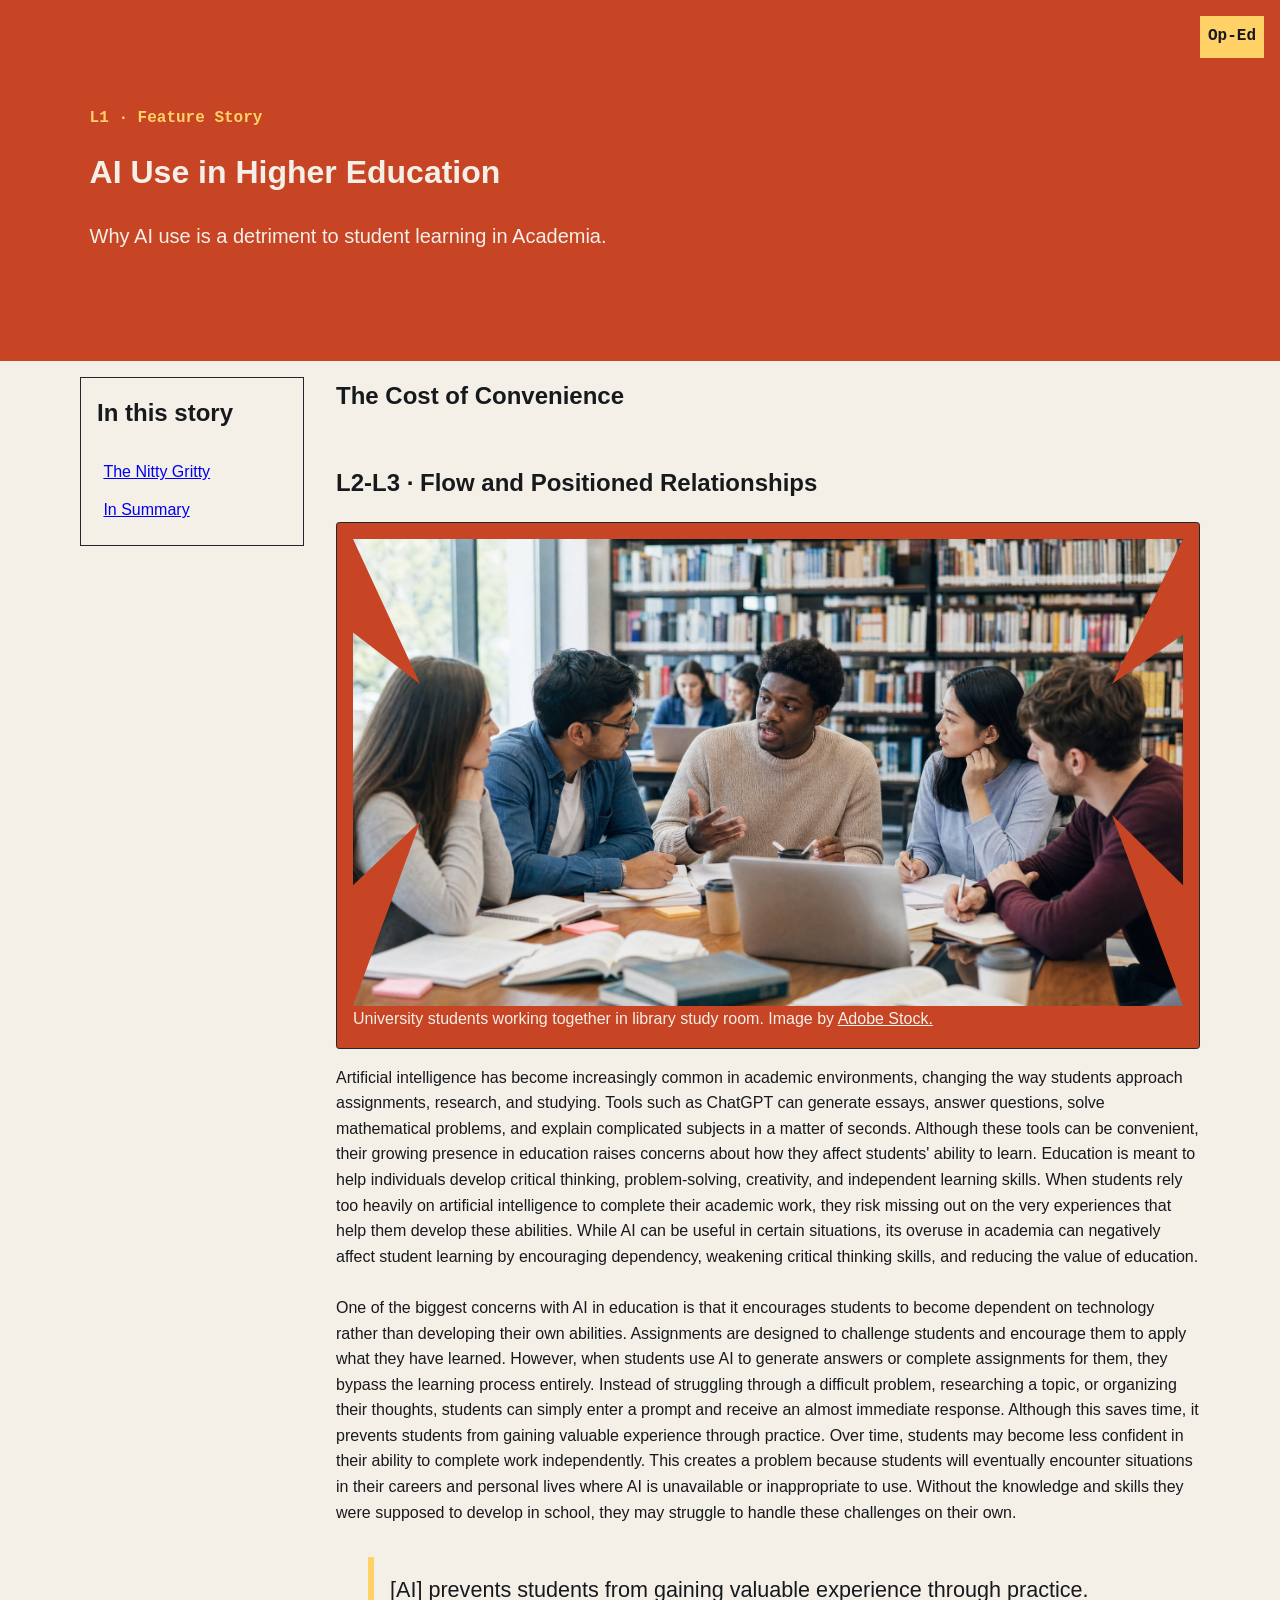
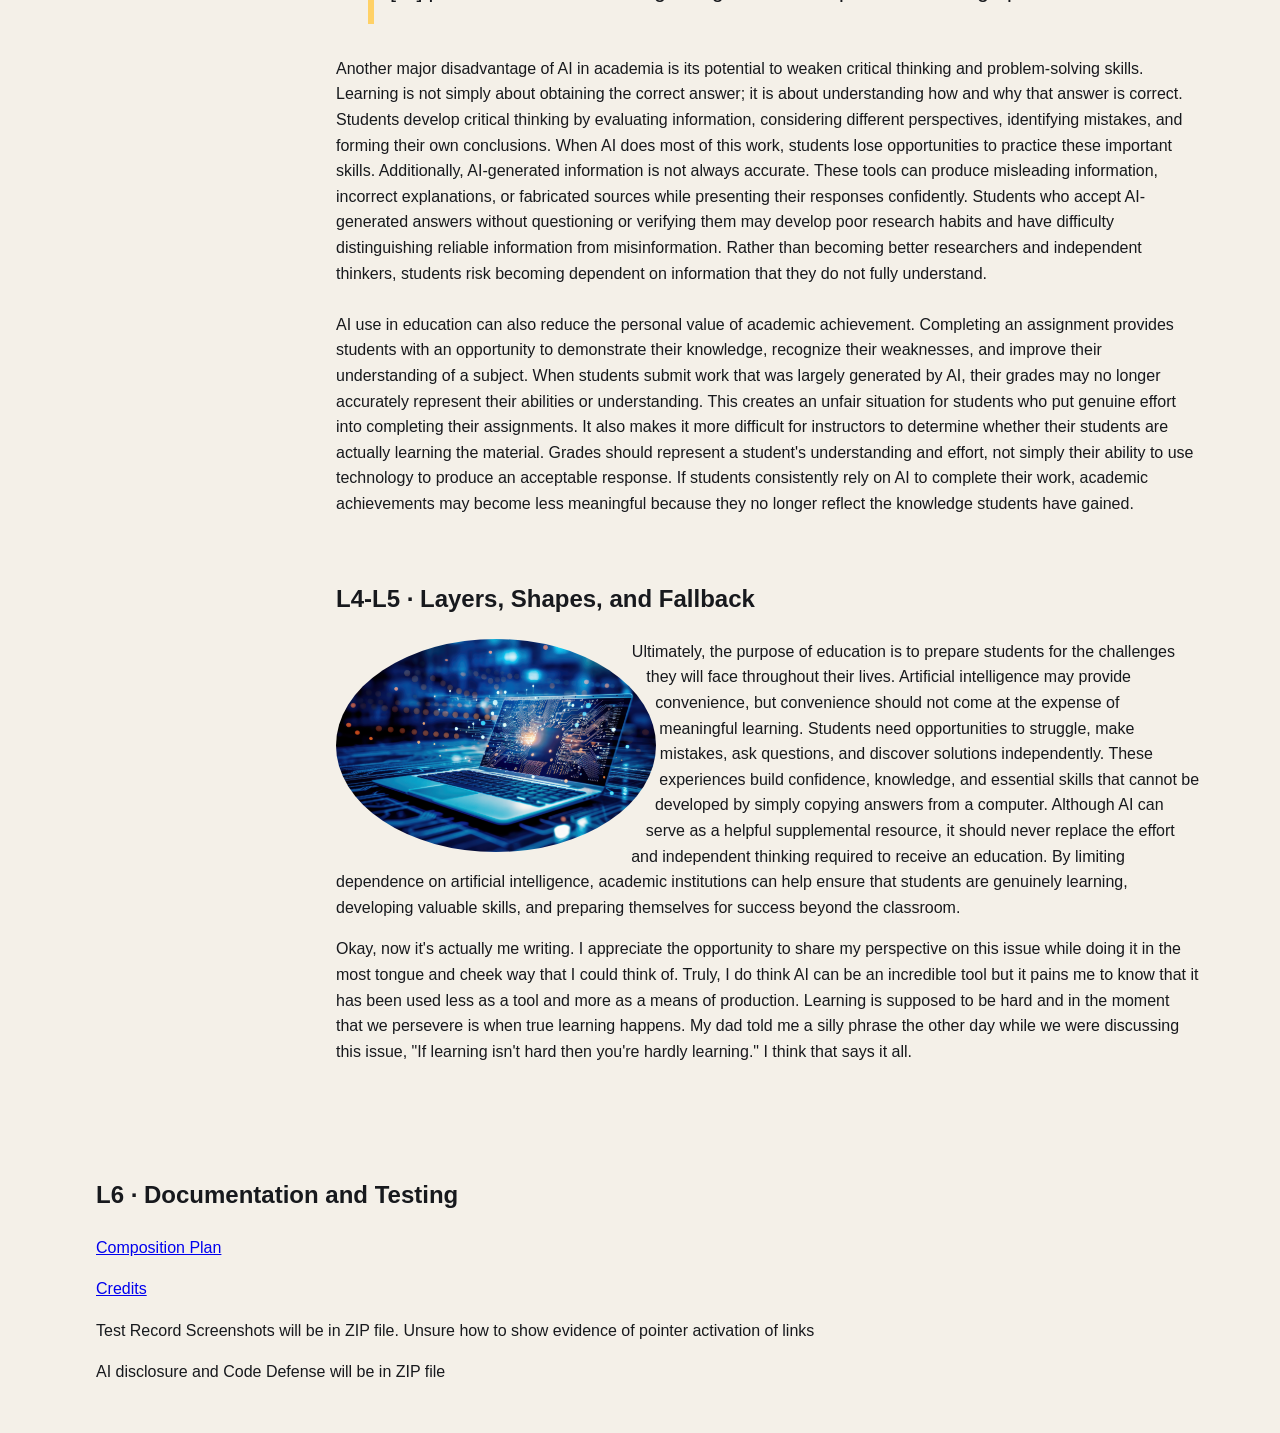
<file: index.html>
<!doctype html>
<html lang="en">
    <head>
        <meta charset="utf-8">
        <meta name="viewport" content="width=device-width,initial-scale=1">
        <title>Layered Feature Story</title>
        <link rel="stylesheet" href="styles.css">
    </head>
    <body>
        <header class="feature-header">
            <p class="eyebrow">L1 · Feature Story</p>
            <h1>AI Use in Higher Education</h1>
            <p class="lede">Why AI use is a detriment to student learning in Academia.</p>
            <span class="issue-badge">Op-Ed</span>
        </header>
        <main>
            <aside class="story-guide">
                <h2>In this story</h2>
                <a href="#section-one">The Nitty Gritty</a>
                <a href="#section-two">In Summary</a>
            </aside>
            <article>
                <h2>The Cost of Convenience</h2>
                <section id="section-one">
                    <h2>L2-L3 · Flow and Positioned Relationships</h2>
                    <figure class="feature-figure">
                        <img src="students-study.jpeg" alt="Diverse university students discussing group project together in modern library study space" width="1000" height="700">
                        <figcaption>University students working together in library study room. Image by <a href="https://stock.adobe.com/search/images?k=students+learning&search_type=usertyped&asset_id=2058647852">Adobe Stock.</a></figcaption>
                    </figure>
                    <p>Artificial intelligence has become increasingly common in academic environments, changing the way students approach assignments, research, and studying. Tools such as ChatGPT can generate essays, answer questions, solve mathematical problems, and explain complicated subjects in a matter of seconds. Although these tools can be convenient, their growing presence in education raises concerns about how they affect students' ability to learn. Education is meant to help individuals develop critical thinking, problem-solving, creativity, and independent learning skills. When students rely too heavily on artificial intelligence to complete their academic work, they risk missing out on the very experiences that help them develop these abilities. While AI can be useful in certain situations, its overuse in academia can negatively affect student learning by encouraging dependency, weakening critical thinking skills, and reducing the value of education. 
                        <br><br>One of the biggest concerns with AI in education is that it encourages students to become dependent on technology rather than developing their own abilities. Assignments are designed to challenge students and encourage them to apply what they have learned. However, when students use AI to generate answers or complete assignments for them, they bypass the learning process entirely. Instead of struggling through a difficult problem, researching a topic, or organizing their thoughts, students can simply enter a prompt and receive an almost immediate response. Although this saves time, it prevents students from gaining valuable experience through practice. Over time, students may become less confident in their ability to complete work independently. This creates a problem because students will eventually encounter situations in their careers and personal lives where AI is unavailable or inappropriate to use. Without the knowledge and skills they were supposed to develop in school, they may struggle to handle these challenges on their own.</p>
                    <blockquote class="pull-quote">[AI] prevents students from gaining valuable experience through practice. </blockquote>
                    <p>Another major disadvantage of AI in academia is its potential to weaken critical thinking and problem-solving skills. Learning is not simply about obtaining the correct answer; it is about understanding how and why that answer is correct. Students develop critical thinking by evaluating information, considering different perspectives, identifying mistakes, and forming their own conclusions. When AI does most of this work, students lose opportunities to practice these important skills. Additionally, AI-generated information is not always accurate. These tools can produce misleading information, incorrect explanations, or fabricated sources while presenting their responses confidently. Students who accept AI-generated answers without questioning or verifying them may develop poor research habits and have difficulty distinguishing reliable information from misinformation. Rather than becoming better researchers and independent thinkers, students risk becoming dependent on information that they do not fully understand.
                        <br><br>AI use in education can also reduce the personal value of academic achievement. Completing an assignment provides students with an opportunity to demonstrate their knowledge, recognize their weaknesses, and improve their understanding of a subject. When students submit work that was largely generated by AI, their grades may no longer accurately represent their abilities or understanding. This creates an unfair situation for students who put genuine effort into completing their assignments. It also makes it more difficult for instructors to determine whether their students are actually learning the material. Grades should represent a student's understanding and effort, not simply their ability to use technology to produce an acceptable response. If students consistently rely on AI to complete their work, academic achievements may become less meaningful because they no longer reflect the knowledge students have gained.</p>
                </section>
                <section id="section-two">
                    <h2>L4-L5 · Layers, Shapes, and Fallback</h2>
                    <img class="shape-portrait" src="laptop.jpeg" alt="Laptop on a circuit-board desk with a circuitry inspired overlay on the screen." width="600" height="600">
                    <p>Ultimately, the purpose of education is to prepare students for the challenges they will face throughout their lives. Artificial intelligence may provide convenience, but convenience should not come at the expense of meaningful learning. Students need opportunities to struggle, make mistakes, ask questions, and discover solutions independently. These experiences build confidence, knowledge, and essential skills that cannot be developed by simply copying answers from a computer. Although AI can serve as a helpful supplemental resource, it should never replace the effort and independent thinking required to receive an education. By limiting dependence on artificial intelligence, academic institutions can help ensure that students are genuinely learning, developing valuable skills, and preparing themselves for success beyond the classroom.</p>
                    <p>Okay, now it's actually me writing. I appreciate the opportunity to share my perspective on this issue while doing it in the most tongue and cheek way that I could think of. Truly, I do think AI can be an incredible tool but it pains me to know that it has been used less as a tool and more as a means of production. Learning is supposed to be hard and in the moment that we persevere is when true learning happens. My dad told me a silly phrase the other day while we were discussing this issue, "If learning isn't hard then you're hardly learning." I think that says it all.</p>
                </section>
            </article>
            <section class="documentation">
                <h2>L6 · Documentation and Testing</h2>
                <p><a href="composition-plan.html">Composition Plan</a></p>
                <p><a href="credits.html">Credits</a></p>
                <p>Test Record Screenshots will be in ZIP file. Unsure how to show evidence of pointer activation of links</p>
                <p>AI disclosure and Code Defense will be in ZIP file</p>
            </section>
        </main>
    </body>
    </html>
</file>
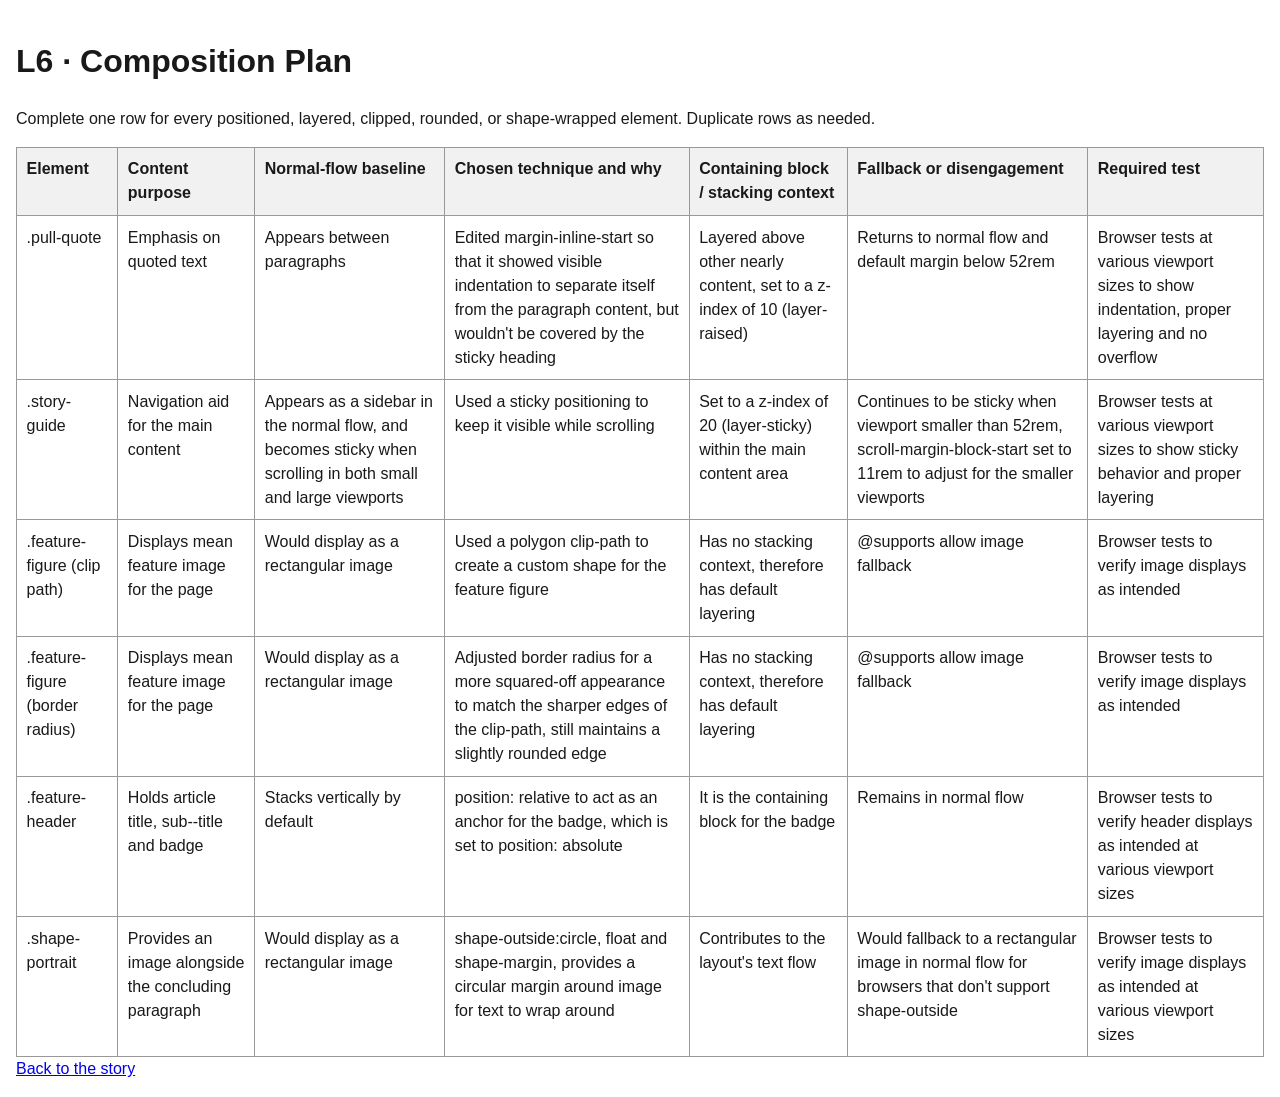
<file: composition-plan.html>
<!doctype html>
<html lang="en">
    <head>
        <meta charset="utf-8">
        <meta name="viewport" content="width=device-width,initial-scale=1">
        <title>Composition Plan</title>
        <style>
            body{
                font-family:Arial,sans-serif;
                line-height:1.5;
                max-width:90rem;
                margin:auto;
                padding:1rem;
                color:#191919;
                }
            table{
                width:100%;
                border-collapse:collapse;
                }
            th,td{
                padding:.6rem;
                border:1px solid #999;
                text-align:left;
                vertical-align:top;
                }
            th{
                background:#f1f1f1;
                }
        </style>
        </head>
        <body>
            <h1>L6 · Composition Plan</h1>
            <p>Complete one row for every positioned, layered, clipped, rounded, or shape-wrapped element. Duplicate rows as needed.</p>
            <table>
                <thead>
                    <tr>
                        <th>Element</th>
                        <th>Content purpose</th>
                        <th>Normal-flow baseline</th>
                        <th>Chosen technique and why</th>
                        <th>Containing block / stacking context</th>
                        <th>Fallback or disengagement</th>
                        <th>Required test</th>
                    </tr>
                </thead>
                <tbody>
                    <tr>
                        <td>.pull-quote</td>
                        <td>Emphasis on quoted text</td>
                        <td>Appears between paragraphs</td>
                        <td>Edited margin-inline-start so that it showed visible indentation to separate itself from the paragraph content, but wouldn't be covered by the sticky heading</td>
                        <td>Layered above other nearly content, set to a z-index of 10 (layer-raised)</td>
                        <td>Returns to normal flow and default margin below 52rem</td>
                        <td>Browser tests at various viewport sizes to show indentation, proper layering and no overflow</td>
                    </tr>
                    <tr>
                        <td>.story-guide</td>
                        <td>Navigation aid for the main content</td>
                        <td>Appears as a sidebar in the normal flow, and becomes sticky when scrolling in both small and large viewports</td>
                        <td>Used a sticky positioning to keep it visible while scrolling</td>
                        <td>Set to a z-index of 20 (layer-sticky) within the main content area</td>
                        <td>Continues to be sticky when viewport smaller than 52rem, scroll-margin-block-start set to 11rem to adjust for the smaller viewports</td>
                        <td>Browser tests at various viewport sizes to show sticky behavior and proper layering</td>
                    </tr>
                    <tr>
                        <td>.feature-figure (clip path)</td>
                        <td>Displays mean feature image for the page</td>
                        <td>Would display as a rectangular image</td>
                        <td>Used a polygon clip-path to create a custom shape for the feature figure</td>
                        <td>Has no stacking context, therefore has default layering</td>
                        <td>@supports allow image fallback</td>
                        <td>Browser tests to verify image displays as intended</td>
                    </tr>
                    <tr>
                        <td>.feature-figure (border radius)</td>
                        <td>Displays mean feature image for the page</td>
                        <td>Would display as a rectangular image</td>
                        <td>Adjusted border radius for a more squared-off appearance to match the sharper edges of the clip-path, still maintains a slightly rounded edge</td>
                        <td>Has no stacking context, therefore has default layering</td>
                        <td>@supports allow image fallback</td>
                        <td>Browser tests to verify image displays as intended</td>
                    </tr>
                    <tr>
                        <td>.feature-header</td>
                        <td>Holds article title, sub--title and badge</td>
                        <td>Stacks vertically by default</td>
                        <td>position: relative to act as an anchor for the badge, which is set to position: absolute</td>
                        <td>It is the containing block for the badge</td>
                        <td>Remains in normal flow</td>
                        <td>Browser tests to verify header displays as intended at various viewport sizes</td>
                    </tr>
                    <tr>
                        <td>.shape-portrait</td>
                        <td>Provides an image alongside the concluding paragraph</td>
                        <td>Would display as a rectangular image</td>
                        <td>shape-outside:circle, float and shape-margin, provides a circular margin around image for text to wrap around</td>
                        <td>Contributes to the layout's text flow</td>
                        <td>Would fallback to a rectangular image in normal flow for browsers that don't support shape-outside</td>
                        <td>Browser tests to verify image displays as intended at various viewport sizes</td>
                    </tr>
                </tbody>
            </table>
            <a href="index.html">Back to the story</a>
        </body>
        </html>
</file>
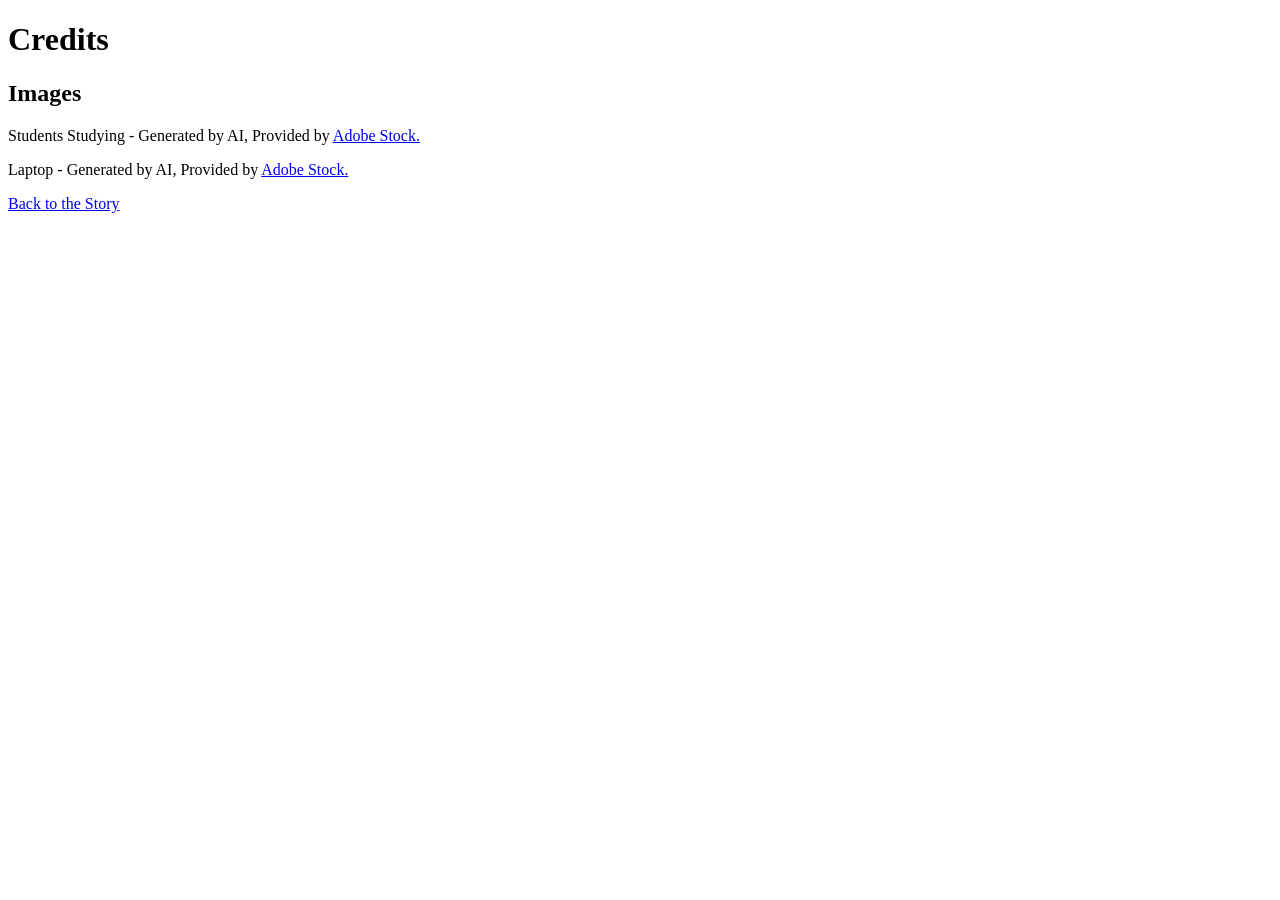
<file: credits.html>
<!DOCTYPE html>
<html lang="en">
<head>
	<meta charset="UTF-8">
	<meta name="viewport" content="width=device-width, initial-scale=1.0">
	<title>Document</title>
</head>
<body>
	<header>
		<h1>Credits</h1>
	</header>
	<main>
		<h2>Images</h2>
		<p>Students Studying - Generated by AI, Provided by <a href="https://stock.adobe.com/search/images?k=students+learning&search_type=usertyped&asset_id=2058647852">Adobe Stock.</a></p>
		<p>Laptop - Generated by AI, Provided by <a href="https://stock.adobe.com/search/images?k=computer&search_type=usertyped&asset_id=621380970">Adobe Stock.</a></p>
	</main>
	<footer>
		<p><a href="index.html">Back to the Story</a></p>
	</footer>
</body>
</html>
</file>
<file: styles.css>
:root{
    /* My Design Tokens */
	/* Raw Color Tokens */
	--color-dark-gray: #17191d;
	--color-med-gray: #23262d;
	--color-off-white: #f4f0e8;
	--color-orange: #ff6538;
	--color-dark-orange: #c74424;
	--color-sage: #a6b0a0;
	--color-violet: #9b5de5;
	--color-yellow: #ffd166;

    /* Semantic Color Tokens */
    --color-text:var(--color-dark-gray);
    --color-surface:var(--color-off-white);
    --color-action:var(--color-dark-orange);
    --color-accent:var(--color-yellow);
    --color-border:var(--color-med-gray);
    --color-muted:var(--color-sage);

    /* Type Tokens */
	--font-display: Tahoma, Arial, sans-serif;
	--font-body: Helvetica, Arial, sans-serif;
	--font-tag: "Courier New", monospace;

    /* Provided Design Tokens */
    /*
    --color-text:#404040;
    --color-surface:#fff;
    --color-action:#8c1d40;
    --color-accent:#ffc627;
    --color-border:#d0d0d0;
    --color-muted:#5c6670;
    */

    --space-3:1rem;
    --radius:.5rem;
    --measure:68ch;
    --layer-base:0;
    --layer-raised:10;
    --layer-sticky:20;
    --layer-overlay:30;
}
*,*::before,*::after{
    box-sizing:border-box;
}
html{
    scroll-behavior:smooth;
}
body{
    margin:0;
    color:var(--color-text);
    background:var(--color-surface);
    font-family:var(--font-body);
    line-height:1.6;
}
.feature-header{
    position:relative;
    padding:clamp(2rem,7vw,6rem);
    background:var(--color-action);
    color:var(--color-off-white);
}
.eyebrow{
    color:var(--color-accent);
    font-weight:700;
    font-family:var(--font-tag);
}
.lede{
    max-width:var(--measure);
    font-size:1.25rem;
}
.issue-badge{
    position:absolute;
    inset-block-start:1rem;
    inset-inline-end:1rem;
    padding:.5rem;
    background:var(--color-accent);
    color:var(--color-dark-gray);
    font-family:var(--font-tag);
    font-weight:700;
}
/*#section-one h2, #section-two h2{
    scroll-margin-block-start:6rem;
}*/
h1, h2 {
    margin-block-start:0;
    font-family:var(--font-display);
}
main{
    display:grid;
    gap:2rem;
    max-width:72rem;
    margin:auto;
    padding:var(--space-3);
}
article{
    min-width:0;
}
article section{
    display:flow-root;
    margin-block:3rem;
    scroll-margin-block-start:11rem;
}
.story-guide{
    align-self:start;
    padding:1rem;
    border:1px solid var(--color-border);
    position:sticky;
    z-index:var(--layer-sticky);
    inset-block-start:0;
    background:var(--color-surface);
}
.story-guide a{
    display:block;
    padding:.4rem;
}
.feature-figure{
    position:relative;
    margin:0;
    padding:1rem;
    border:1px solid var(--color-border);
    border-radius:.2rem;
    width: 100%;
    background:var(--color-action);
    color:var(--color-off-white);
}
.feature-figure a{
    color:var(--color-off-white);
}
img{
    display:block;
    max-width:100%;
    height:auto;
}
.pull-quote{
    margin:2rem 0;
    padding:1rem;
    border-inline-start:.4rem solid var(--color-accent);
    font-size:1.35rem;
}
.shape-portrait{
    width:min(45%,20rem);
    margin:0 1rem 1rem 0;
    border-radius:50%;
}
.documentation{
    grid-column:1/-1;
    padding:1rem;
    background:var(--color-off-white);
}
@media (min-width:52rem){
    main{
        grid-template-columns:14rem 1fr;
    }
    .story-guide{
        position:sticky;
        inset-block-start:1rem;
        z-index:var(--layer-sticky);
    }
    .pull-quote{
        position:relative;
        z-index:var(--layer-raised);
        margin-inline-start:2rem;
        background:var(--color-surface);
    }
    @supports (shape-outside:circle(50%)){
        .shape-portrait{
            float:inline-start;
            shape-outside:circle(50%);
            shape-margin:.75rem;}
        }
    }
    @supports (clip-path:polygon(0 0)){
        .feature-figure img{
            clip-path: polygon(100% 100%, 91.44% 59.11%, 100% 74.14%, 100% 20.43%, 91.44% 31.03%, 100% 0%, 0% 0%, 8.09% 31.03%, 0% 20%, 0% 74.14%, 8.09% 60.5%, 0% 100%);
        }
        }
        :focus-visible{
            outline:.2rem solid var(--color-accent);
            outline-offset:.2rem;
        }
</file>
